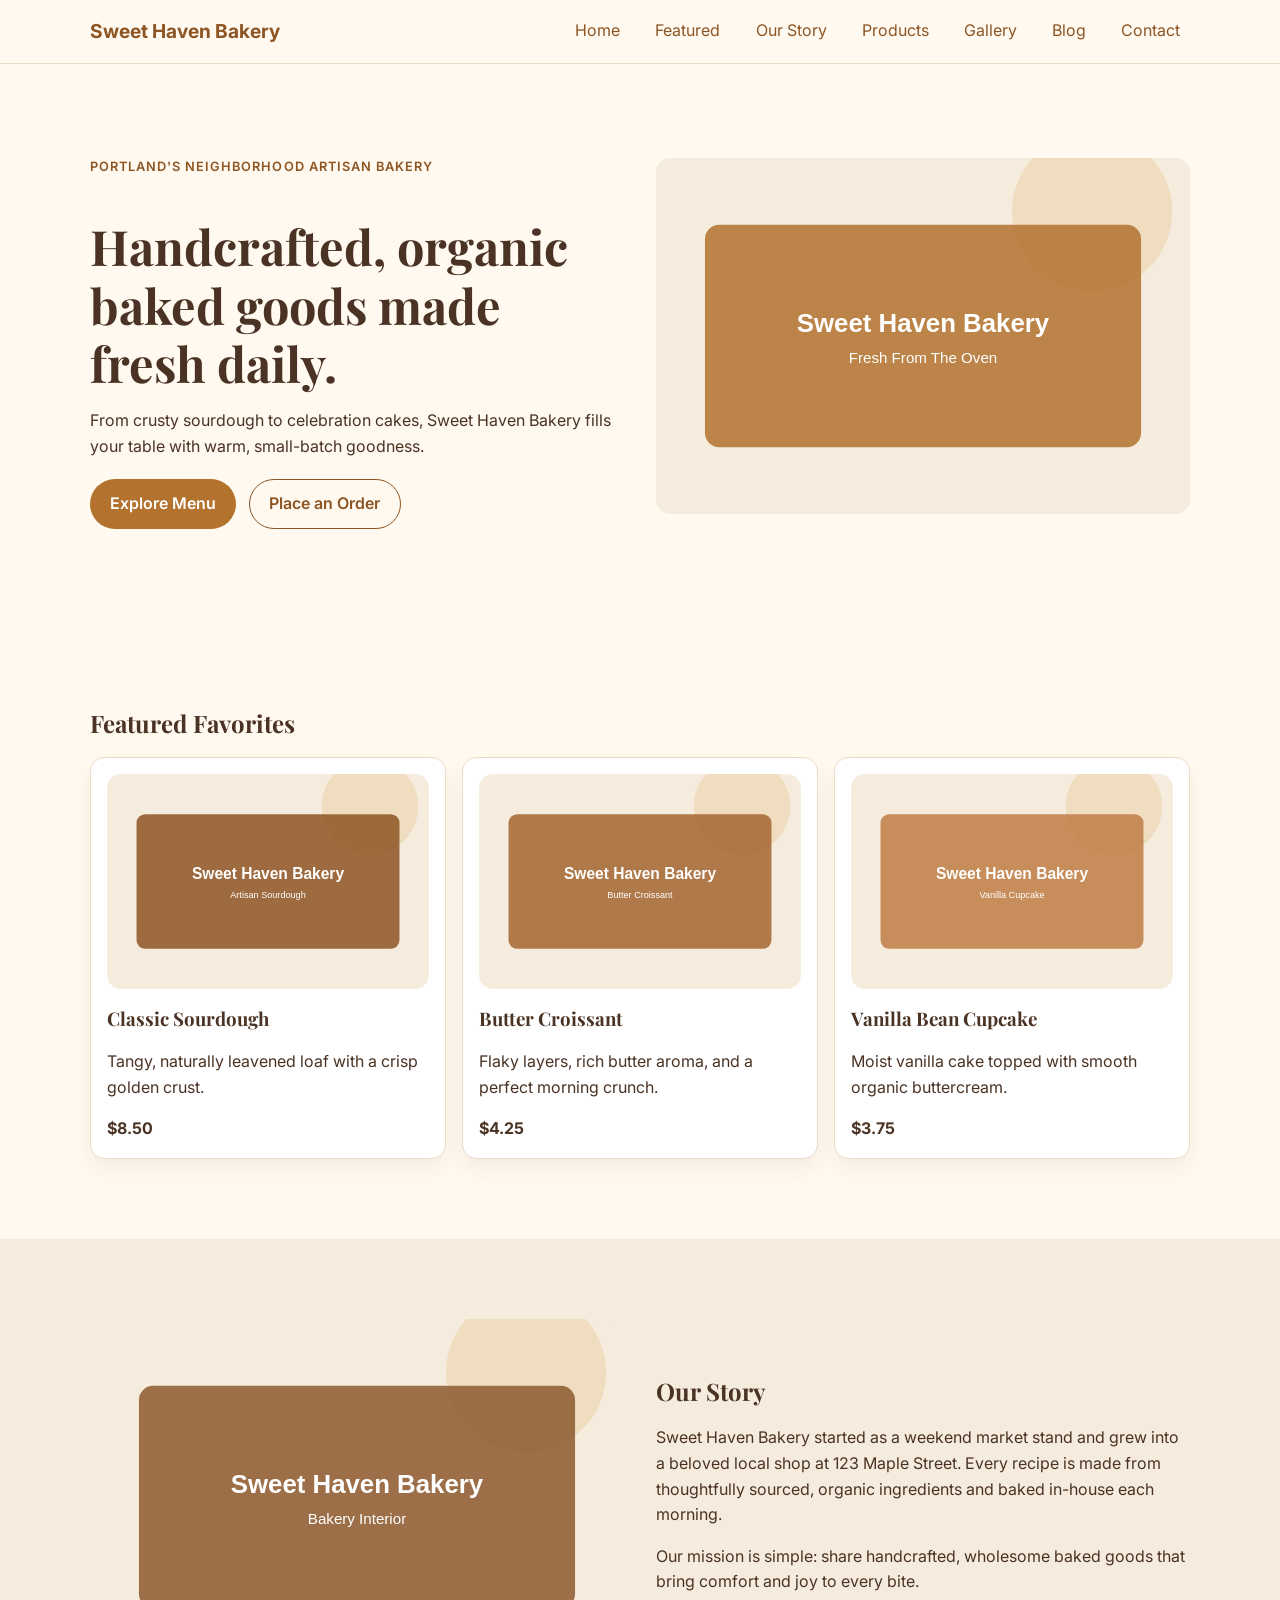
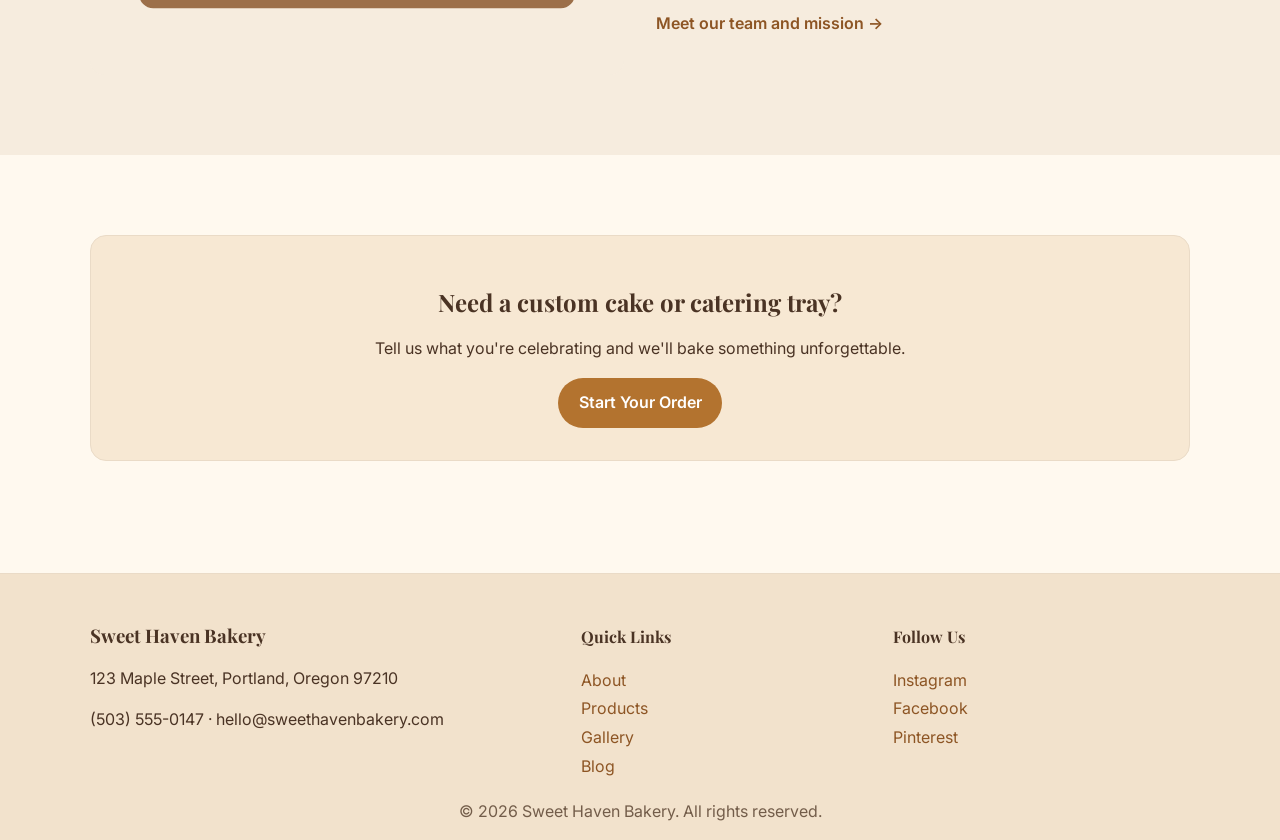
<file: index.html>
<!DOCTYPE html>
<html lang="en">
<head>
  <meta charset="UTF-8">
  <meta name="viewport" content="width=device-width, initial-scale=1.0">
  <meta name="description" content="Sweet Haven Bakery in Portland crafts organic artisan breads, pastries, cakes, and cookies fresh every day.">
  <title>Sweet Haven Bakery | Handcrafted Fresh Daily</title>
  <link rel="preconnect" href="https://fonts.googleapis.com">
  <link rel="preconnect" href="https://fonts.gstatic.com" crossorigin>
  <link href="https://fonts.googleapis.com/css2?family=Playfair+Display:wght@600;700&family=Inter:wght@400;500;600&display=swap" rel="stylesheet">
  <link rel="stylesheet" href="css/styles.css">
  <link rel="stylesheet" href="css/responsive.css">
</head>
<body>
  <header class="site-header" id="top">
    <nav class="navbar container" aria-label="Main navigation">
      <a class="brand" href="index.html">Sweet Haven Bakery</a>
      <button class="nav-toggle" aria-label="Toggle menu" aria-expanded="false">☰</button>
      <ul class="nav-links">
        <li><a href="#top">Home</a></li>
        <li><a href="#featured">Featured</a></li>
        <li><a href="#story">Our Story</a></li>
        <li><a href="products.html">Products</a></li>
        <li><a href="gallery.html">Gallery</a></li>
        <li><a href="blog.html">Blog</a></li>
        <li><a href="contact.html">Contact</a></li>
      </ul>
    </nav>
  </header>

  <main>
    <section class="hero section">
      <div class="container hero-grid">
        <div>
          <p class="eyebrow">Portland's neighborhood artisan bakery</p>
          <h1>Handcrafted, organic baked goods made fresh daily.</h1>
          <p>From crusty sourdough to celebration cakes, Sweet Haven Bakery fills your table with warm, small-batch goodness.</p>
          <div class="hero-actions">
            <a class="btn btn-primary" href="products.html">Explore Menu</a>
            <a class="btn btn-outline" href="contact.html">Place an Order</a>
          </div>
        </div>
        <img src="assets/images/hero-bread.svg" alt="Fresh artisan bread and pastries on a wooden table">
      </div>
    </section>

    <section id="featured" class="section reveal">
      <div class="container">
        <h2>Featured Favorites</h2>
        <div class="card-grid">
          <article class="card">
            <img src="assets/images/product-sourdough.svg" alt="Classic sourdough loaf">
            <h3>Classic Sourdough</h3>
            <p>Tangy, naturally leavened loaf with a crisp golden crust.</p>
            <strong>$8.50</strong>
          </article>
          <article class="card">
            <img src="assets/images/product-croissant.svg" alt="Buttery croissant">
            <h3>Butter Croissant</h3>
            <p>Flaky layers, rich butter aroma, and a perfect morning crunch.</p>
            <strong>$4.25</strong>
          </article>
          <article class="card">
            <img src="assets/images/product-cupcake.svg" alt="Vanilla cupcake">
            <h3>Vanilla Bean Cupcake</h3>
            <p>Moist vanilla cake topped with smooth organic buttercream.</p>
            <strong>$3.75</strong>
          </article>
        </div>
      </div>
    </section>

    <section id="story" class="section section-alt reveal">
      <div class="container two-col">
        <img src="assets/images/bakery-interior.svg" alt="Inside Sweet Haven Bakery storefront">
        <div>
          <h2>Our Story</h2>
          <p>Sweet Haven Bakery started as a weekend market stand and grew into a beloved local shop at 123 Maple Street. Every recipe is made from thoughtfully sourced, organic ingredients and baked in-house each morning.</p>
          <p>Our mission is simple: share handcrafted, wholesome baked goods that bring comfort and joy to every bite.</p>
          <a class="text-link" href="about.html">Meet our team and mission →</a>
        </div>
      </div>
    </section>

    <section class="section cta reveal">
      <div class="container cta-box">
        <h2>Need a custom cake or catering tray?</h2>
        <p>Tell us what you're celebrating and we'll bake something unforgettable.</p>
        <a class="btn btn-primary" href="contact.html">Start Your Order</a>
      </div>
    </section>
  </main>

  <footer class="site-footer">
    <div class="container footer-grid">
      <div>
        <h3>Sweet Haven Bakery</h3>
        <p>123 Maple Street, Portland, Oregon 97210</p>
        <p>(503) 555-0147 · hello@sweethavenbakery.com</p>
      </div>
      <div>
        <h4>Quick Links</h4>
        <ul>
          <li><a href="about.html">About</a></li>
          <li><a href="products.html">Products</a></li>
          <li><a href="gallery.html">Gallery</a></li>
          <li><a href="blog.html">Blog</a></li>
        </ul>
      </div>
      <div>
        <h4>Follow Us</h4>
        <ul>
          <li><a href="#" aria-label="Instagram">Instagram</a></li>
          <li><a href="#" aria-label="Facebook">Facebook</a></li>
          <li><a href="#" aria-label="Pinterest">Pinterest</a></li>
        </ul>
      </div>
    </div>
    <p class="copyright">© 2026 Sweet Haven Bakery. All rights reserved.</p>
  </footer>

  <script src="js/main.js"></script>
</body>
</html>
</file>
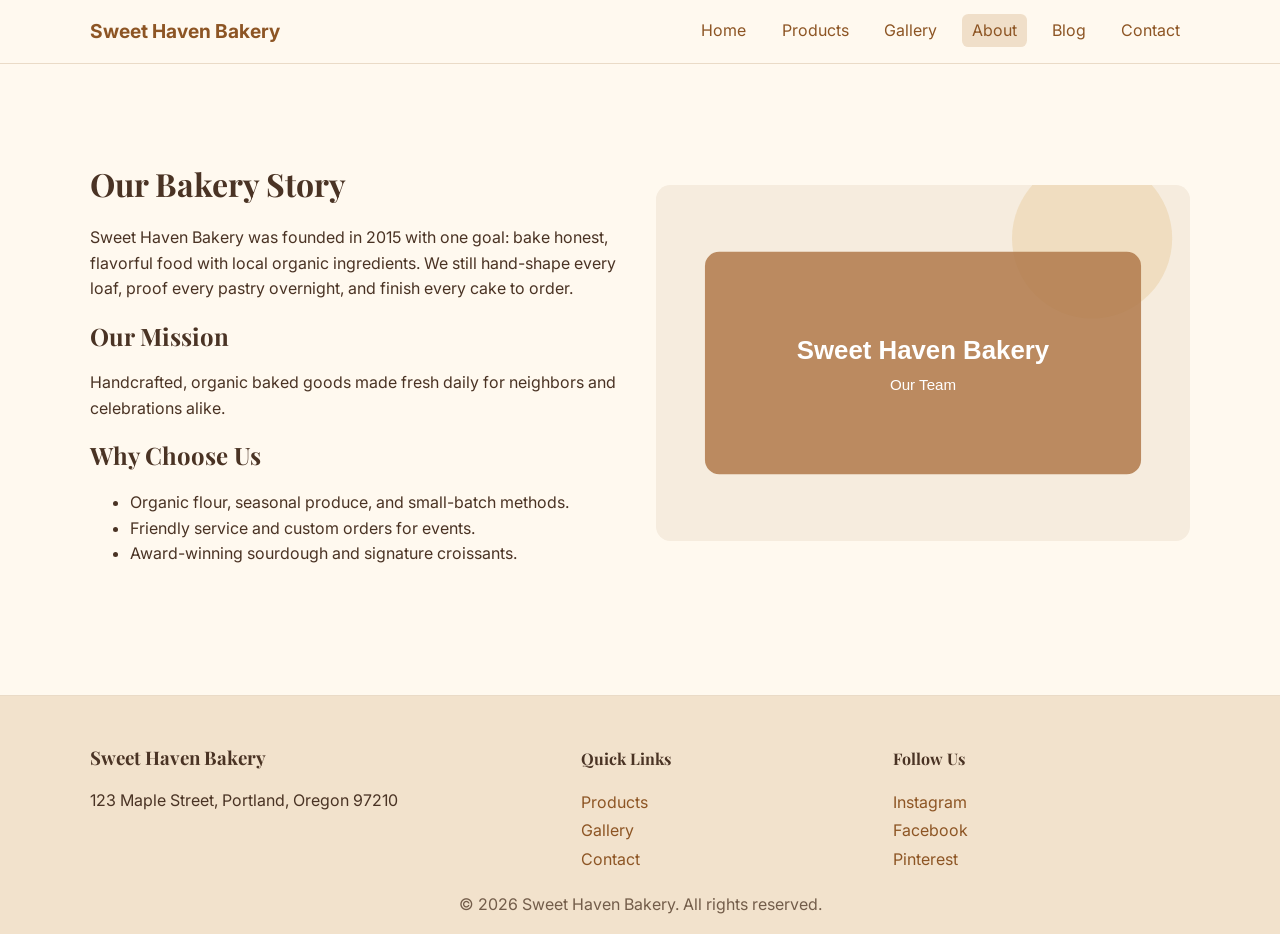
<file: about.html>
<!DOCTYPE html>
<html lang="en">
<head>
  <meta charset="UTF-8">
  <meta name="viewport" content="width=device-width, initial-scale=1.0">
  <title>About | Sweet Haven Bakery</title>
  <link rel="preconnect" href="https://fonts.googleapis.com">
  <link rel="preconnect" href="https://fonts.gstatic.com" crossorigin>
  <link href="https://fonts.googleapis.com/css2?family=Playfair+Display:wght@600;700&family=Inter:wght@400;500;600&display=swap" rel="stylesheet">
  <link rel="stylesheet" href="css/styles.css">
  <link rel="stylesheet" href="css/responsive.css">
</head>
<body>
  <header class="site-header">
    <nav class="navbar container" aria-label="Main navigation">
      <a class="brand" href="index.html">Sweet Haven Bakery</a>
      <button class="nav-toggle" aria-label="Toggle menu" aria-expanded="false">☰</button>
      <ul class="nav-links">
        <li><a href="index.html">Home</a></li>
        <li><a href="products.html">Products</a></li>
        <li><a href="gallery.html">Gallery</a></li>
        <li><a href="about.html" aria-current="page">About</a></li>
        <li><a href="blog.html">Blog</a></li>
        <li><a href="contact.html">Contact</a></li>
      </ul>
    </nav>
  </header>

  <main class="section">
    <div class="container two-col">
      <div>
        <h1>Our Bakery Story</h1>
        <p>Sweet Haven Bakery was founded in 2015 with one goal: bake honest, flavorful food with local organic ingredients. We still hand-shape every loaf, proof every pastry overnight, and finish every cake to order.</p>
        <h2>Our Mission</h2>
        <p>Handcrafted, organic baked goods made fresh daily for neighbors and celebrations alike.</p>
        <h2>Why Choose Us</h2>
        <ul>
          <li>Organic flour, seasonal produce, and small-batch methods.</li>
          <li>Friendly service and custom orders for events.</li>
          <li>Award-winning sourdough and signature croissants.</li>
        </ul>
      </div>
      <img src="assets/images/team.svg" alt="Sweet Haven Bakery team members in kitchen">
    </div>
  </main>

  <footer class="site-footer">
    <div class="container footer-grid">
      <div>
        <h3>Sweet Haven Bakery</h3>
        <p>123 Maple Street, Portland, Oregon 97210</p>
      </div>
      <div>
        <h4>Quick Links</h4>
        <ul><li><a href="products.html">Products</a></li><li><a href="gallery.html">Gallery</a></li><li><a href="contact.html">Contact</a></li></ul>
      </div>
      <div>
        <h4>Follow Us</h4>
        <ul><li><a href="#" aria-label="Instagram">Instagram</a></li><li><a href="#" aria-label="Facebook">Facebook</a></li><li><a href="#" aria-label="Pinterest">Pinterest</a></li></ul>
      </div>
    </div>
    <p class="copyright">© 2026 Sweet Haven Bakery. All rights reserved.</p>
  </footer>
  <script src="js/main.js"></script>
</body>
</html>
</file>
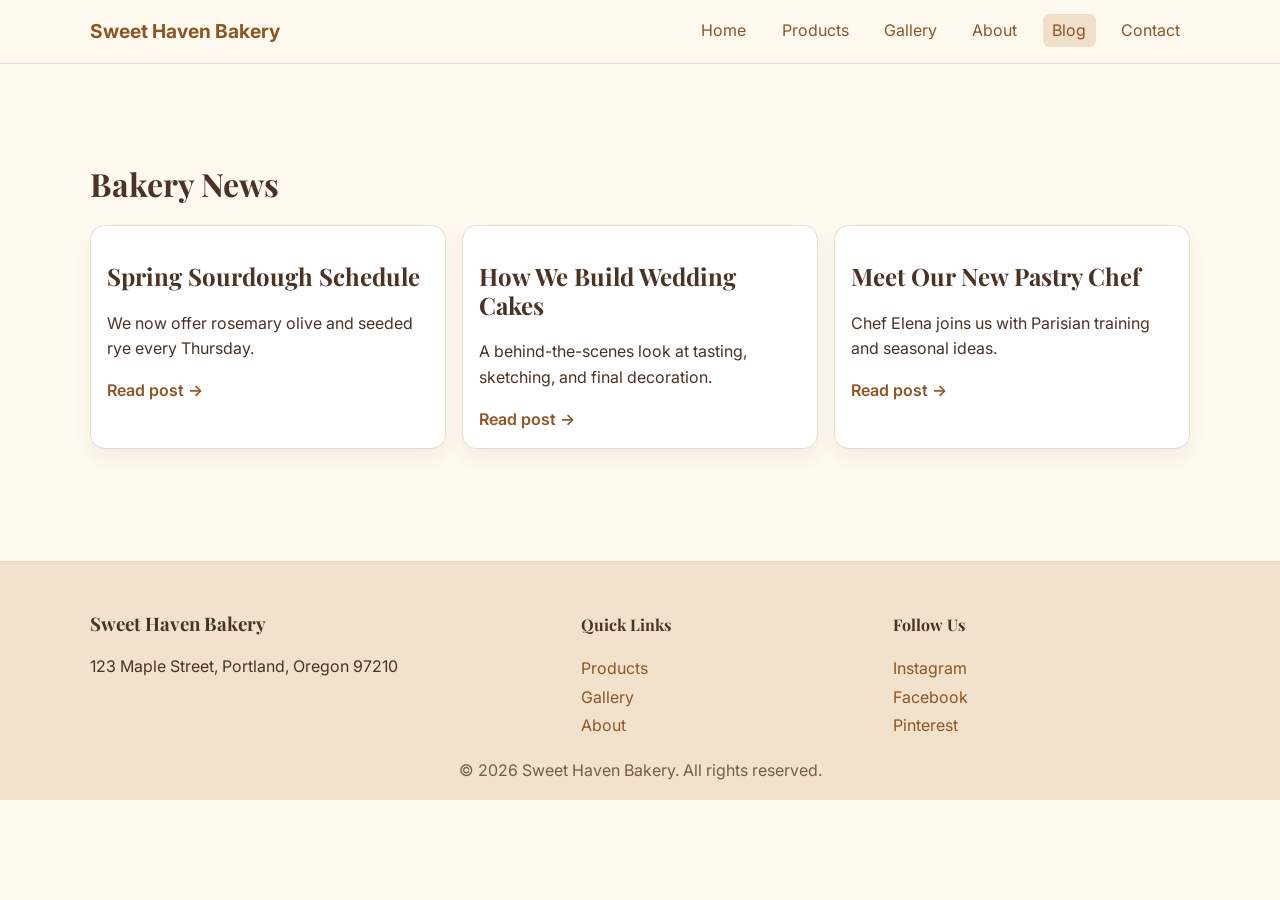
<file: blog.html>
<!DOCTYPE html>
<html lang="en">
<head>
  <meta charset="UTF-8">
  <meta name="viewport" content="width=device-width, initial-scale=1.0">
  <title>Blog | Sweet Haven Bakery</title>
  <link rel="preconnect" href="https://fonts.googleapis.com">
  <link rel="preconnect" href="https://fonts.gstatic.com" crossorigin>
  <link href="https://fonts.googleapis.com/css2?family=Playfair+Display:wght@600;700&family=Inter:wght@400;500;600&display=swap" rel="stylesheet">
  <link rel="stylesheet" href="css/styles.css">
  <link rel="stylesheet" href="css/responsive.css">
</head>
<body>
  <header class="site-header">
    <nav class="navbar container" aria-label="Main navigation">
      <a class="brand" href="index.html">Sweet Haven Bakery</a>
      <button class="nav-toggle" aria-label="Toggle menu" aria-expanded="false">☰</button>
      <ul class="nav-links">
        <li><a href="index.html">Home</a></li>
        <li><a href="products.html">Products</a></li>
        <li><a href="gallery.html">Gallery</a></li>
        <li><a href="about.html">About</a></li>
        <li><a href="blog.html" aria-current="page">Blog</a></li>
        <li><a href="contact.html">Contact</a></li>
      </ul>
    </nav>
  </header>

  <main class="section">
    <div class="container">
      <h1>Bakery News</h1>
      <div class="card-grid">
        <article class="card blog-card"><h2>Spring Sourdough Schedule</h2><p>We now offer rosemary olive and seeded rye every Thursday.</p><a class="text-link" href="blog/post-spring-sourdough.html">Read post →</a></article>
        <article class="card blog-card"><h2>How We Build Wedding Cakes</h2><p>A behind-the-scenes look at tasting, sketching, and final decoration.</p><a class="text-link" href="blog/post-wedding-cakes.html">Read post →</a></article>
        <article class="card blog-card"><h2>Meet Our New Pastry Chef</h2><p>Chef Elena joins us with Parisian training and seasonal ideas.</p><a class="text-link" href="blog/post-pastry-chef.html">Read post →</a></article>
      </div>
    </div>
  </main>

  <footer class="site-footer">
    <div class="container footer-grid">
      <div>
        <h3>Sweet Haven Bakery</h3>
        <p>123 Maple Street, Portland, Oregon 97210</p>
      </div>
      <div>
        <h4>Quick Links</h4>
        <ul><li><a href="products.html">Products</a></li><li><a href="gallery.html">Gallery</a></li><li><a href="about.html">About</a></li></ul>
      </div>
      <div>
        <h4>Follow Us</h4>
        <ul><li><a href="#" aria-label="Instagram">Instagram</a></li><li><a href="#" aria-label="Facebook">Facebook</a></li><li><a href="#" aria-label="Pinterest">Pinterest</a></li></ul>
      </div>
    </div>
    <p class="copyright">© 2026 Sweet Haven Bakery. All rights reserved.</p>
  </footer>
  <script src="js/main.js"></script>
</body>
</html>
</file>
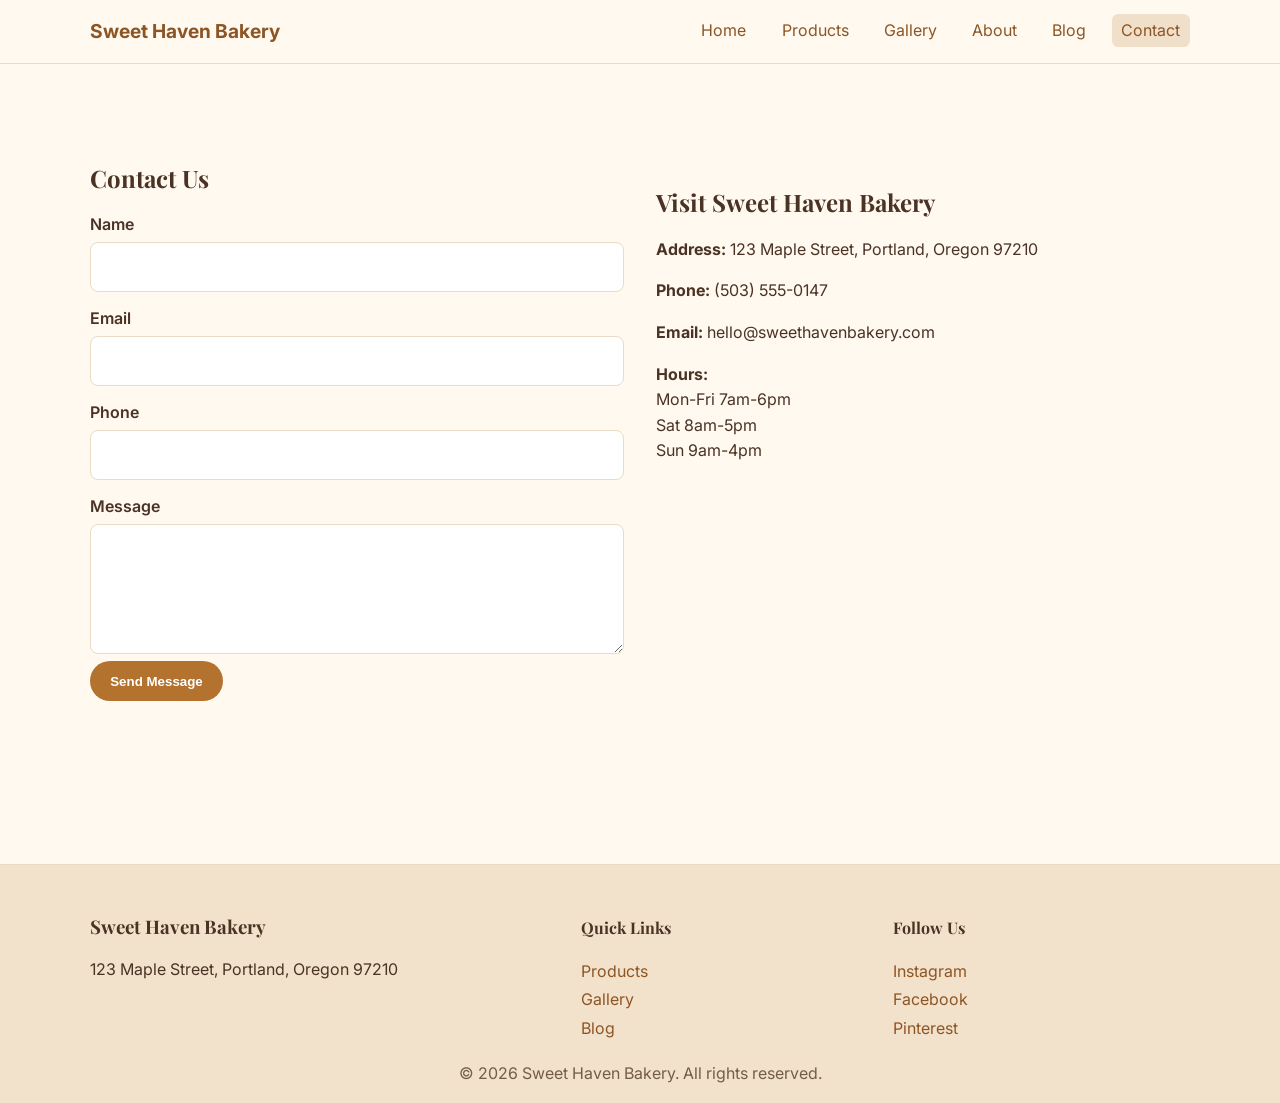
<file: contact.html>
<!DOCTYPE html>
<html lang="en">
<head>
  <meta charset="UTF-8">
  <meta name="viewport" content="width=device-width, initial-scale=1.0">
  <title>Contact | Sweet Haven Bakery</title>
  <link rel="preconnect" href="https://fonts.googleapis.com">
  <link rel="preconnect" href="https://fonts.gstatic.com" crossorigin>
  <link href="https://fonts.googleapis.com/css2?family=Playfair+Display:wght@600;700&family=Inter:wght@400;500;600&display=swap" rel="stylesheet">
  <link rel="stylesheet" href="css/styles.css">
  <link rel="stylesheet" href="css/responsive.css">
</head>
<body>
  <header class="site-header">
    <nav class="navbar container" aria-label="Main navigation">
      <a class="brand" href="index.html">Sweet Haven Bakery</a>
      <button class="nav-toggle" aria-label="Toggle menu" aria-expanded="false">☰</button>
      <ul class="nav-links">
        <li><a href="index.html">Home</a></li>
        <li><a href="products.html">Products</a></li>
        <li><a href="gallery.html">Gallery</a></li>
        <li><a href="about.html">About</a></li>
        <li><a href="blog.html">Blog</a></li>
        <li><a href="contact.html" aria-current="page">Contact</a></li>
      </ul>
    </nav>
  </header>

  <main class="section">
    <div class="container two-col">
      <section>
        <h1>Contact Us</h1>
        <form id="contactForm" novalidate>
          <label for="name">Name</label>
          <input id="name" name="name" required minlength="2">
          <label for="email">Email</label>
          <input id="email" name="email" type="email" required>
          <label for="phone">Phone</label>
          <input id="phone" name="phone" type="tel" pattern="[0-9()\-\s+]{10,}">
          <label for="message">Message</label>
          <textarea id="message" name="message" required minlength="10"></textarea>
          <button class="btn btn-primary" type="submit">Send Message</button>
          <p id="formStatus" class="form-status" aria-live="polite"></p>
        </form>
      </section>
      <aside>
        <h2>Visit Sweet Haven Bakery</h2>
        <p><strong>Address:</strong> 123 Maple Street, Portland, Oregon 97210</p>
        <p><strong>Phone:</strong> (503) 555-0147</p>
        <p><strong>Email:</strong> hello@sweethavenbakery.com</p>
        <p><strong>Hours:</strong><br>Mon-Fri 7am-6pm<br>Sat 8am-5pm<br>Sun 9am-4pm</p>
        <iframe title="Map to Sweet Haven Bakery" src="https://maps.google.com/maps?q=123%20Maple%20Street%20Portland%20Oregon%2097210&t=&z=13&ie=UTF8&iwloc=&output=embed" loading="lazy"></iframe>
      </aside>
    </div>
  </main>

  <footer class="site-footer">
    <div class="container footer-grid">
      <div>
        <h3>Sweet Haven Bakery</h3>
        <p>123 Maple Street, Portland, Oregon 97210</p>
      </div>
      <div>
        <h4>Quick Links</h4>
        <ul><li><a href="products.html">Products</a></li><li><a href="gallery.html">Gallery</a></li><li><a href="blog.html">Blog</a></li></ul>
      </div>
      <div>
        <h4>Follow Us</h4>
        <ul><li><a href="#" aria-label="Instagram">Instagram</a></li><li><a href="#" aria-label="Facebook">Facebook</a></li><li><a href="#" aria-label="Pinterest">Pinterest</a></li></ul>
      </div>
    </div>
    <p class="copyright">© 2026 Sweet Haven Bakery. All rights reserved.</p>
  </footer>
  <script src="js/main.js"></script>
  <script src="js/form-validation.js"></script>
</body>
</html>
</file>
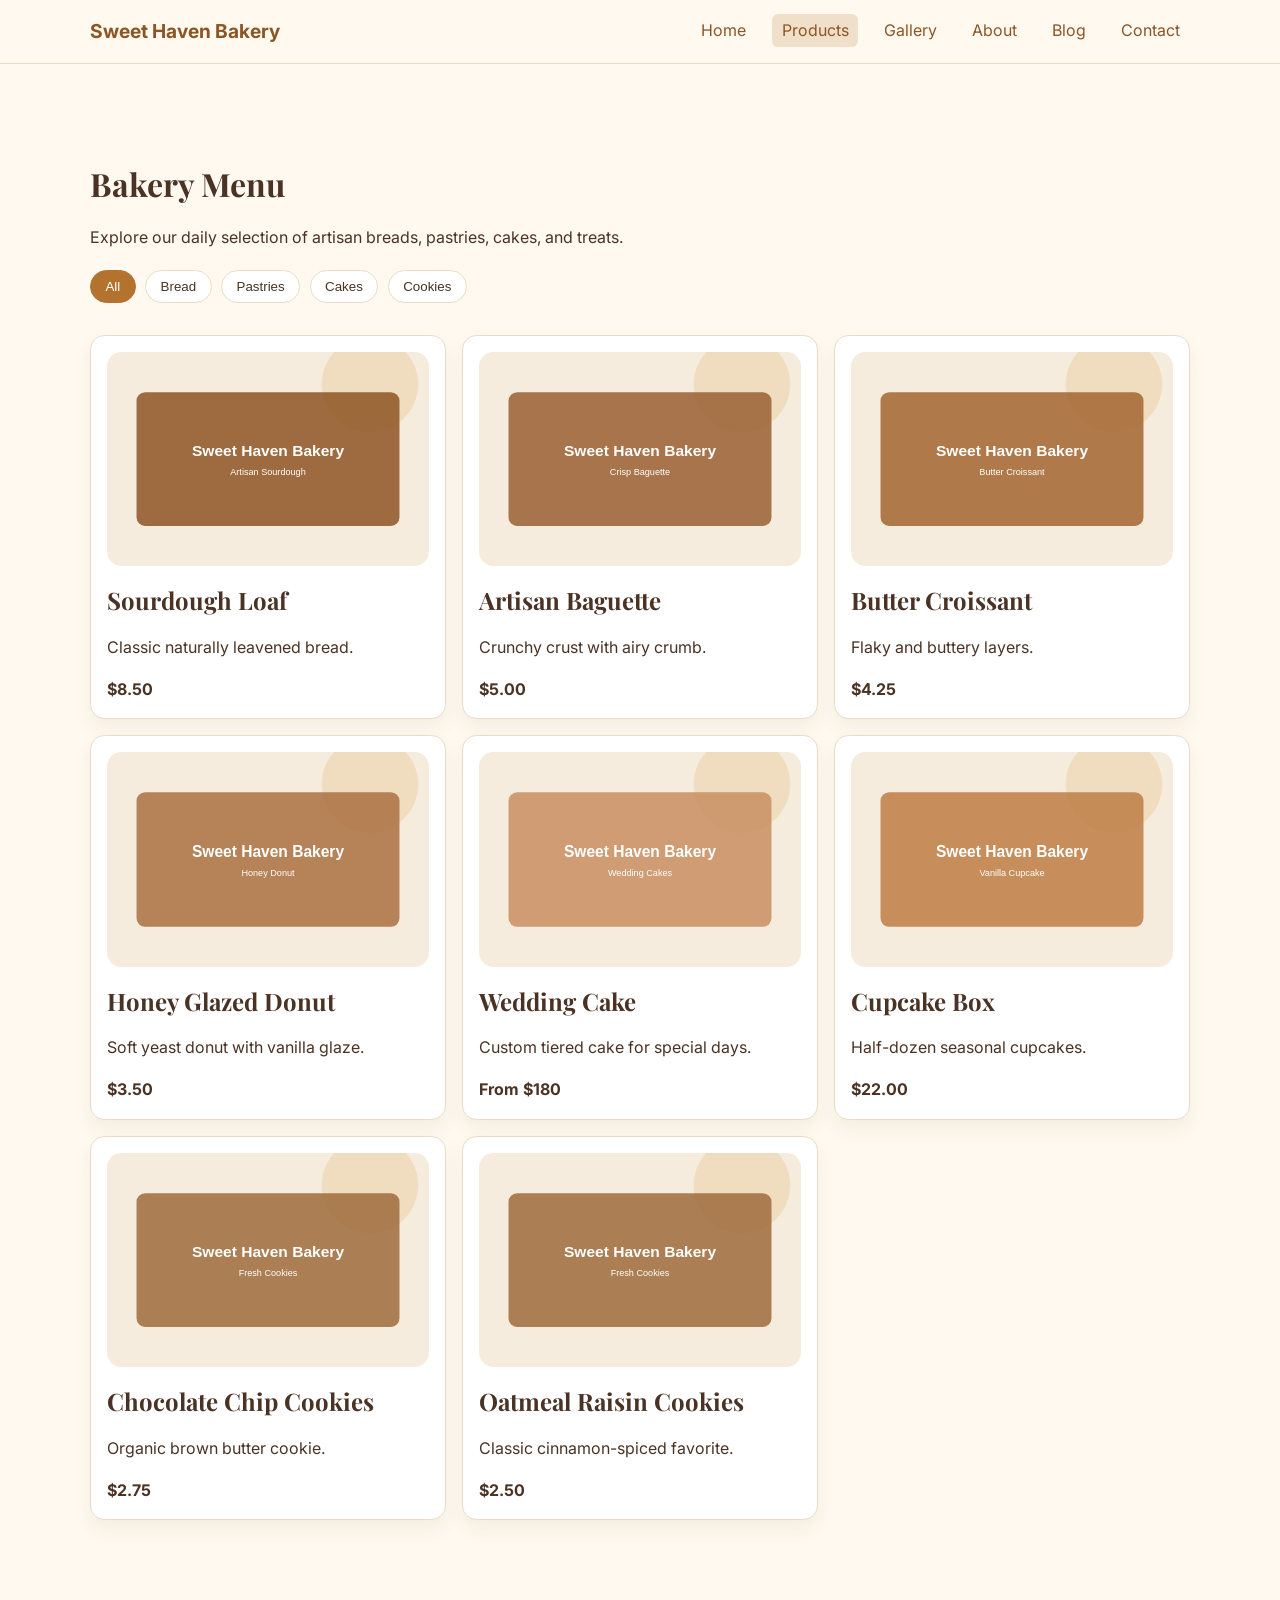
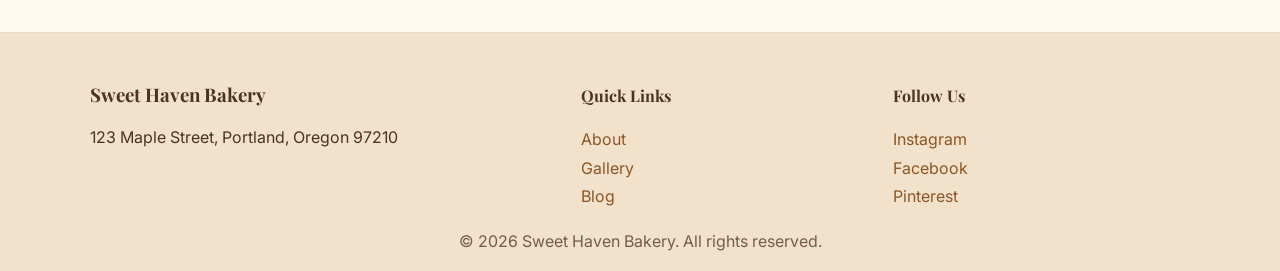
<file: products.html>
<!DOCTYPE html>
<html lang="en">
<head>
  <meta charset="UTF-8">
  <meta name="viewport" content="width=device-width, initial-scale=1.0">
  <title>Products | Sweet Haven Bakery</title>
  <link rel="preconnect" href="https://fonts.googleapis.com">
  <link rel="preconnect" href="https://fonts.gstatic.com" crossorigin>
  <link href="https://fonts.googleapis.com/css2?family=Playfair+Display:wght@600;700&family=Inter:wght@400;500;600&display=swap" rel="stylesheet">
  <link rel="stylesheet" href="css/styles.css">
  <link rel="stylesheet" href="css/responsive.css">
</head>
<body>
  <header class="site-header">
    <nav class="navbar container" aria-label="Main navigation">
      <a class="brand" href="index.html">Sweet Haven Bakery</a>
      <button class="nav-toggle" aria-label="Toggle menu" aria-expanded="false">☰</button>
      <ul class="nav-links">
        <li><a href="index.html">Home</a></li>
        <li><a href="products.html" aria-current="page">Products</a></li>
        <li><a href="gallery.html">Gallery</a></li>
        <li><a href="about.html">About</a></li>
        <li><a href="blog.html">Blog</a></li>
        <li><a href="contact.html">Contact</a></li>
      </ul>
    </nav>
  </header>

  <main class="section">
    <div class="container">
      <h1>Bakery Menu</h1>
      <p>Explore our daily selection of artisan breads, pastries, cakes, and treats.</p>
      <div class="filters" role="group" aria-label="Filter products by category">
        <button class="filter-btn active" data-filter="all">All</button>
        <button class="filter-btn" data-filter="bread">Bread</button>
        <button class="filter-btn" data-filter="pastry">Pastries</button>
        <button class="filter-btn" data-filter="cake">Cakes</button>
        <button class="filter-btn" data-filter="cookie">Cookies</button>
      </div>
      <div class="card-grid product-grid">
        <article class="card product-card" data-category="bread"><img src="assets/images/product-sourdough.svg" alt="Sourdough loaf"><h2>Sourdough Loaf</h2><p>Classic naturally leavened bread.</p><strong>$8.50</strong></article>
        <article class="card product-card" data-category="bread"><img src="assets/images/product-baguette.svg" alt="Artisan baguette"><h2>Artisan Baguette</h2><p>Crunchy crust with airy crumb.</p><strong>$5.00</strong></article>
        <article class="card product-card" data-category="pastry"><img src="assets/images/product-croissant.svg" alt="Butter croissant"><h2>Butter Croissant</h2><p>Flaky and buttery layers.</p><strong>$4.25</strong></article>
        <article class="card product-card" data-category="pastry"><img src="assets/images/product-donut.svg" alt="Glazed donut"><h2>Honey Glazed Donut</h2><p>Soft yeast donut with vanilla glaze.</p><strong>$3.50</strong></article>
        <article class="card product-card" data-category="cake"><img src="assets/images/product-wedding-cake.svg" alt="Wedding cake"><h2>Wedding Cake</h2><p>Custom tiered cake for special days.</p><strong>From $180</strong></article>
        <article class="card product-card" data-category="cake"><img src="assets/images/product-cupcake.svg" alt="Cupcake"><h2>Cupcake Box</h2><p>Half-dozen seasonal cupcakes.</p><strong>$22.00</strong></article>
        <article class="card product-card" data-category="cookie"><img src="assets/images/product-cookie.svg" alt="Chocolate chip cookies"><h2>Chocolate Chip Cookies</h2><p>Organic brown butter cookie.</p><strong>$2.75</strong></article>
        <article class="card product-card" data-category="cookie"><img src="assets/images/product-cookie.svg" alt="Oatmeal raisin cookies"><h2>Oatmeal Raisin Cookies</h2><p>Classic cinnamon-spiced favorite.</p><strong>$2.50</strong></article>
      </div>
    </div>
  </main>

  <footer class="site-footer">
    <div class="container footer-grid">
      <div>
        <h3>Sweet Haven Bakery</h3>
        <p>123 Maple Street, Portland, Oregon 97210</p>
      </div>
      <div>
        <h4>Quick Links</h4>
        <ul><li><a href="about.html">About</a></li><li><a href="gallery.html">Gallery</a></li><li><a href="blog.html">Blog</a></li></ul>
      </div>
      <div>
        <h4>Follow Us</h4>
        <ul><li><a href="#" aria-label="Instagram">Instagram</a></li><li><a href="#" aria-label="Facebook">Facebook</a></li><li><a href="#" aria-label="Pinterest">Pinterest</a></li></ul>
      </div>
    </div>
    <p class="copyright">© 2026 Sweet Haven Bakery. All rights reserved.</p>
  </footer>
  <script src="js/main.js"></script>
  <script src="js/products.js"></script>
</body>
</html>
</file>
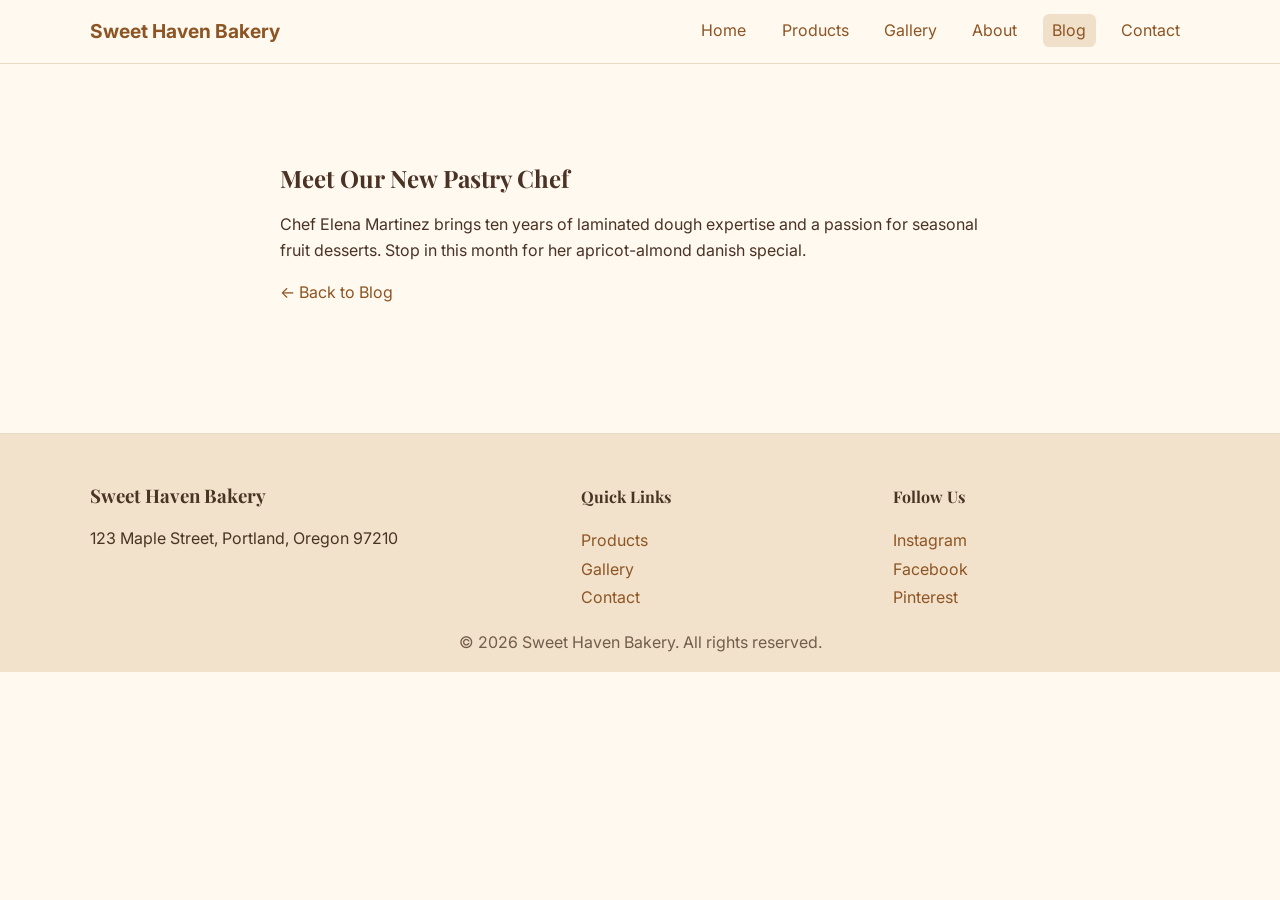
<file: blog/post-pastry-chef.html>
<!DOCTYPE html>
<html lang="en">
<head>
  <meta charset="UTF-8">
  <meta name="viewport" content="width=device-width, initial-scale=1.0">
  <title>Meet Our New Pastry Chef | Sweet Haven Bakery</title>
  <link rel="preconnect" href="https://fonts.googleapis.com">
  <link rel="preconnect" href="https://fonts.gstatic.com" crossorigin>
  <link href="https://fonts.googleapis.com/css2?family=Playfair+Display:wght@600;700&family=Inter:wght@400;500;600&display=swap" rel="stylesheet">
  <link rel="stylesheet" href="../css/styles.css">
  <link rel="stylesheet" href="../css/responsive.css">
</head>
<body>
  <header class="site-header">
    <nav class="navbar container" aria-label="Main navigation">
      <a class="brand" href="../index.html">Sweet Haven Bakery</a>
      <button class="nav-toggle" aria-label="Toggle menu" aria-expanded="false">☰</button>
      <ul class="nav-links">
        <li><a href="../index.html">Home</a></li>
        <li><a href="../products.html">Products</a></li>
        <li><a href="../gallery.html">Gallery</a></li>
        <li><a href="../about.html">About</a></li>
        <li><a href="../blog.html" aria-current="page">Blog</a></li>
        <li><a href="../contact.html">Contact</a></li>
      </ul>
    </nav>
  </header>

  <main class="section">
    <article class="container prose">
      <h1>Meet Our New Pastry Chef</h1>
      <p>Chef Elena Martinez brings ten years of laminated dough expertise and a passion for seasonal fruit desserts. Stop in this month for her apricot-almond danish special.</p>
      <p><a href="../blog.html">← Back to Blog</a></p>
    </article>
  </main>

  <footer class="site-footer">
    <div class="container footer-grid">
      <div>
        <h3>Sweet Haven Bakery</h3>
        <p>123 Maple Street, Portland, Oregon 97210</p>
      </div>
      <div>
        <h4>Quick Links</h4>
        <ul><li><a href="../products.html">Products</a></li><li><a href="../gallery.html">Gallery</a></li><li><a href="../contact.html">Contact</a></li></ul>
      </div>
      <div>
        <h4>Follow Us</h4>
        <ul><li><a href="#" aria-label="Instagram">Instagram</a></li><li><a href="#" aria-label="Facebook">Facebook</a></li><li><a href="#" aria-label="Pinterest">Pinterest</a></li></ul>
      </div>
    </div>
    <p class="copyright">© 2026 Sweet Haven Bakery. All rights reserved.</p>
  </footer>
  <script src="../js/main.js"></script>
</body>
</html>
</file>
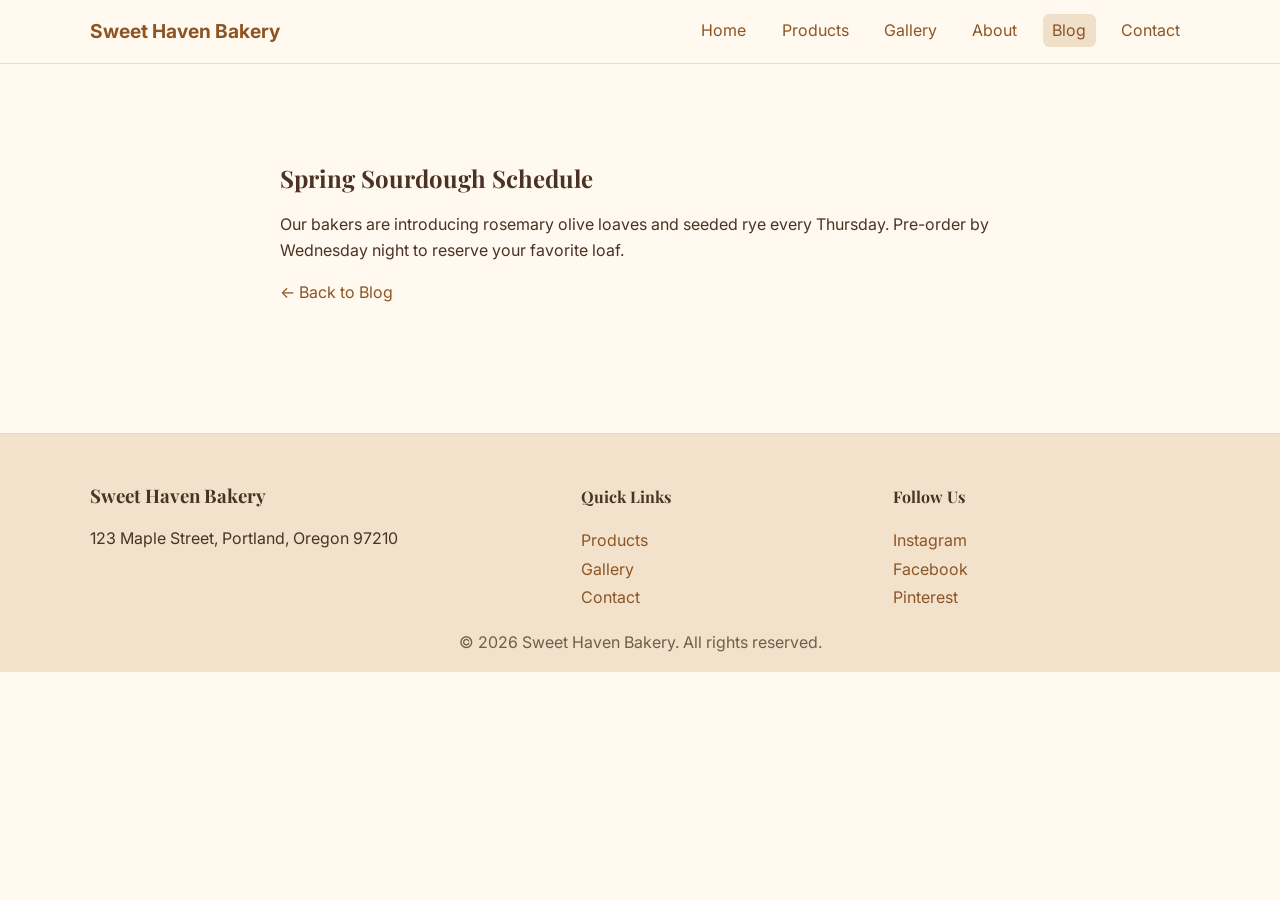
<file: blog/post-spring-sourdough.html>
<!DOCTYPE html>
<html lang="en">
<head>
  <meta charset="UTF-8">
  <meta name="viewport" content="width=device-width, initial-scale=1.0">
  <title>Spring Sourdough Schedule | Sweet Haven Bakery</title>
  <link rel="preconnect" href="https://fonts.googleapis.com">
  <link rel="preconnect" href="https://fonts.gstatic.com" crossorigin>
  <link href="https://fonts.googleapis.com/css2?family=Playfair+Display:wght@600;700&family=Inter:wght@400;500;600&display=swap" rel="stylesheet">
  <link rel="stylesheet" href="../css/styles.css">
  <link rel="stylesheet" href="../css/responsive.css">
</head>
<body>
  <header class="site-header">
    <nav class="navbar container" aria-label="Main navigation">
      <a class="brand" href="../index.html">Sweet Haven Bakery</a>
      <button class="nav-toggle" aria-label="Toggle menu" aria-expanded="false">☰</button>
      <ul class="nav-links">
        <li><a href="../index.html">Home</a></li>
        <li><a href="../products.html">Products</a></li>
        <li><a href="../gallery.html">Gallery</a></li>
        <li><a href="../about.html">About</a></li>
        <li><a href="../blog.html" aria-current="page">Blog</a></li>
        <li><a href="../contact.html">Contact</a></li>
      </ul>
    </nav>
  </header>

  <main class="section">
    <article class="container prose">
      <h1>Spring Sourdough Schedule</h1>
      <p>Our bakers are introducing rosemary olive loaves and seeded rye every Thursday. Pre-order by Wednesday night to reserve your favorite loaf.</p>
      <p><a href="../blog.html">← Back to Blog</a></p>
    </article>
  </main>

  <footer class="site-footer">
    <div class="container footer-grid">
      <div>
        <h3>Sweet Haven Bakery</h3>
        <p>123 Maple Street, Portland, Oregon 97210</p>
      </div>
      <div>
        <h4>Quick Links</h4>
        <ul><li><a href="../products.html">Products</a></li><li><a href="../gallery.html">Gallery</a></li><li><a href="../contact.html">Contact</a></li></ul>
      </div>
      <div>
        <h4>Follow Us</h4>
        <ul><li><a href="#" aria-label="Instagram">Instagram</a></li><li><a href="#" aria-label="Facebook">Facebook</a></li><li><a href="#" aria-label="Pinterest">Pinterest</a></li></ul>
      </div>
    </div>
    <p class="copyright">© 2026 Sweet Haven Bakery. All rights reserved.</p>
  </footer>
  <script src="../js/main.js"></script>
</body>
</html>
</file>
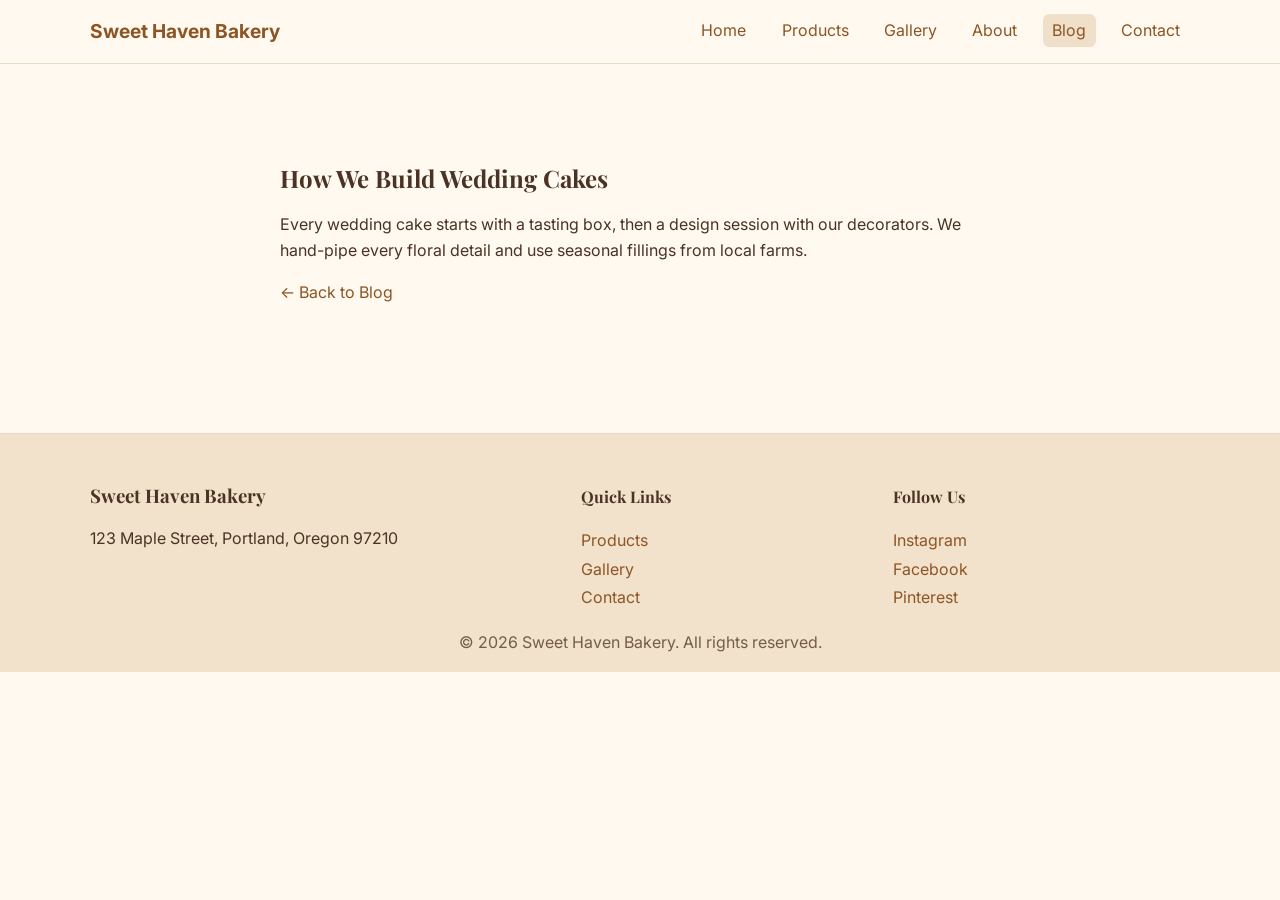
<file: blog/post-wedding-cakes.html>
<!DOCTYPE html>
<html lang="en">
<head>
  <meta charset="UTF-8">
  <meta name="viewport" content="width=device-width, initial-scale=1.0">
  <title>How We Build Wedding Cakes | Sweet Haven Bakery</title>
  <link rel="preconnect" href="https://fonts.googleapis.com">
  <link rel="preconnect" href="https://fonts.gstatic.com" crossorigin>
  <link href="https://fonts.googleapis.com/css2?family=Playfair+Display:wght@600;700&family=Inter:wght@400;500;600&display=swap" rel="stylesheet">
  <link rel="stylesheet" href="../css/styles.css">
  <link rel="stylesheet" href="../css/responsive.css">
</head>
<body>
  <header class="site-header">
    <nav class="navbar container" aria-label="Main navigation">
      <a class="brand" href="../index.html">Sweet Haven Bakery</a>
      <button class="nav-toggle" aria-label="Toggle menu" aria-expanded="false">☰</button>
      <ul class="nav-links">
        <li><a href="../index.html">Home</a></li>
        <li><a href="../products.html">Products</a></li>
        <li><a href="../gallery.html">Gallery</a></li>
        <li><a href="../about.html">About</a></li>
        <li><a href="../blog.html" aria-current="page">Blog</a></li>
        <li><a href="../contact.html">Contact</a></li>
      </ul>
    </nav>
  </header>

  <main class="section">
    <article class="container prose">
      <h1>How We Build Wedding Cakes</h1>
      <p>Every wedding cake starts with a tasting box, then a design session with our decorators. We hand-pipe every floral detail and use seasonal fillings from local farms.</p>
      <p><a href="../blog.html">← Back to Blog</a></p>
    </article>
  </main>

  <footer class="site-footer">
    <div class="container footer-grid">
      <div>
        <h3>Sweet Haven Bakery</h3>
        <p>123 Maple Street, Portland, Oregon 97210</p>
      </div>
      <div>
        <h4>Quick Links</h4>
        <ul><li><a href="../products.html">Products</a></li><li><a href="../gallery.html">Gallery</a></li><li><a href="../contact.html">Contact</a></li></ul>
      </div>
      <div>
        <h4>Follow Us</h4>
        <ul><li><a href="#" aria-label="Instagram">Instagram</a></li><li><a href="#" aria-label="Facebook">Facebook</a></li><li><a href="#" aria-label="Pinterest">Pinterest</a></li></ul>
      </div>
    </div>
    <p class="copyright">© 2026 Sweet Haven Bakery. All rights reserved.</p>
  </footer>
  <script src="../js/main.js"></script>
</body>
</html>
</file>
<file: css/styles.css>
:root {
  --bg: #fff9ef;
  --surface: #fff;
  --text: #4a3324;
  --accent: #b3732f;
  --accent-dark: #8d5524;
  --muted: #735d4a;
  --border: #eadbc7;
}

* {
  box-sizing: border-box;
}

html {
  scroll-behavior: smooth;
}

body {
  margin: 0;
  font-family: Inter, sans-serif;
  color: var(--text);
  background: var(--bg);
  line-height: 1.6;
}

img {
  max-width: 100%;
  border-radius: 0.9rem;
  display: block;
}

a {
  color: var(--accent-dark);
  text-decoration: none;
}

h1,
h2,
h3,
h4 {
  font-family: "Playfair Display", serif;
  line-height: 1.2;
}

.container {
  width: min(1100px, 92%);
  margin-inline: auto;
}

.section {
  padding: 5rem 0;
}

.section-alt {
  background: #f6ecde;
}

.site-header {
  position: sticky;
  top: 0;
  z-index: 20;
  background: rgba(255, 249, 239, 0.96);
  border-bottom: 1px solid var(--border);
  backdrop-filter: blur(5px);
}

.navbar {
  display: flex;
  align-items: center;
  justify-content: space-between;
  padding: 1rem 0;
  gap: 1rem;
}

.brand {
  font-weight: 700;
  font-size: 1.2rem;
  color: var(--accent-dark);
}

.nav-links {
  list-style: none;
  display: flex;
  gap: 1rem;
  margin: 0;
  padding: 0;
}

.nav-links a {
  padding: 0.4rem 0.6rem;
  border-radius: 0.4rem;
}

.nav-links a:hover,
.nav-links a[aria-current="page"] {
  background: #f0dfc9;
}

.nav-toggle {
  display: none;
  background: transparent;
  border: 1px solid var(--border);
  border-radius: 0.4rem;
  padding: 0.4rem 0.6rem;
}

.hero-grid,
.two-col {
  display: grid;
  gap: 2rem;
  align-items: center;
  grid-template-columns: repeat(2, minmax(0, 1fr));
}

.eyebrow {
  color: var(--accent-dark);
  text-transform: uppercase;
  letter-spacing: 0.08em;
  font-weight: 600;
  font-size: 0.8rem;
}

.hero h1 {
  font-size: clamp(2rem, 3.8vw, 3.3rem);
  margin-bottom: 0.8rem;
}

.hero-actions {
  display: flex;
  gap: 0.8rem;
  flex-wrap: wrap;
  margin-top: 1.2rem;
}

.btn {
  display: inline-block;
  border-radius: 999px;
  padding: 0.7rem 1.2rem;
  font-weight: 600;
  border: 1px solid transparent;
}

.btn-primary {
  background: var(--accent);
  color: #fff;
}

.btn-primary:hover {
  background: var(--accent-dark);
}

.btn-outline {
  border-color: var(--accent-dark);
  color: var(--accent-dark);
}

.card-grid {
  display: grid;
  gap: 1rem;
  grid-template-columns: repeat(3, minmax(0, 1fr));
}

.card {
  background: var(--surface);
  border: 1px solid var(--border);
  border-radius: 0.9rem;
  padding: 1rem;
  box-shadow: 0 10px 20px rgba(77, 55, 33, 0.06);
}

.cta-box {
  text-align: center;
  background: #f7e8d3;
  border: 1px solid var(--border);
  border-radius: 1rem;
  padding: 2rem;
}

.filters {
  display: flex;
  gap: 0.6rem;
  flex-wrap: wrap;
  margin: 1.2rem 0 2rem;
}

.filter-btn {
  border: 1px solid var(--border);
  background: #fff;
  color: var(--text);
  padding: 0.5rem 0.9rem;
  border-radius: 999px;
  cursor: pointer;
}

.filter-btn.active {
  background: var(--accent);
  color: #fff;
  border-color: var(--accent);
}

.gallery-grid {
  display: grid;
  grid-template-columns: repeat(3, minmax(0, 1fr));
  gap: 1rem;
}

.gallery-item {
  padding: 0;
  border: none;
  background: transparent;
  cursor: pointer;
}

.lightbox {
  position: fixed;
  inset: 0;
  background: rgba(0, 0, 0, 0.84);
  display: none;
  place-items: center;
  padding: 2rem;
}

.lightbox.open {
  display: grid;
}

.lightbox-image {
  max-height: 85vh;
  width: auto;
  border-radius: 0.7rem;
}

.lightbox-close {
  position: absolute;
  top: 1rem;
  right: 1rem;
  border: 1px solid #fff;
  background: transparent;
  color: #fff;
  font-size: 2rem;
  width: 3rem;
  height: 3rem;
  border-radius: 50%;
}

label {
  display: block;
  margin-top: 0.9rem;
  font-weight: 600;
}

input,
textarea {
  width: 100%;
  padding: 0.7rem;
  margin-top: 0.25rem;
  border: 1px solid var(--border);
  border-radius: 0.5rem;
  font: inherit;
  background: #fff;
}

textarea {
  min-height: 130px;
  resize: vertical;
}

iframe {
  width: 100%;
  min-height: 240px;
  border: 0;
  border-radius: 0.8rem;
}

.form-status {
  min-height: 1.2rem;
  font-weight: 600;
}

.form-status.error {
  color: #b31f1f;
}

.form-status.success {
  color: #2f7a33;
}

.site-footer {
  background: #f2e2cc;
  border-top: 1px solid var(--border);
  padding: 2rem 0 1rem;
  margin-top: 2rem;
}

.footer-grid {
  display: grid;
  grid-template-columns: 1.6fr 1fr 1fr;
  gap: 1rem;
}

.footer-grid ul {
  list-style: none;
  padding: 0;
  margin: 0.4rem 0 0;
}

.footer-grid li {
  margin-bottom: 0.2rem;
}

.copyright {
  text-align: center;
  margin: 1rem 0 0;
  color: var(--muted);
}

.reveal {
  opacity: 0;
  transform: translateY(14px);
  transition: opacity 0.55s ease, transform 0.55s ease;
}

.reveal.visible {
  opacity: 1;
  transform: none;
}

.prose {
  max-width: 720px;
}

.text-link {
  font-weight: 600;
}
</file>
<file: css/responsive.css>
@media (max-width: 900px) {
  .card-grid,
  .gallery-grid,
  .footer-grid,
  .hero-grid,
  .two-col {
    grid-template-columns: 1fr 1fr;
  }
}

@media (max-width: 720px) {
  .nav-toggle {
    display: inline-block;
  }

  .nav-links {
    display: none;
    position: absolute;
    top: 100%;
    left: 0;
    right: 0;
    background: #fff9ef;
    flex-direction: column;
    padding: 0.8rem 4%;
    border-bottom: 1px solid #eadbc7;
  }

  .nav-links.open {
    display: flex;
  }

  .hero-grid,
  .two-col,
  .card-grid,
  .gallery-grid,
  .footer-grid {
    grid-template-columns: 1fr;
  }
}
</file>
